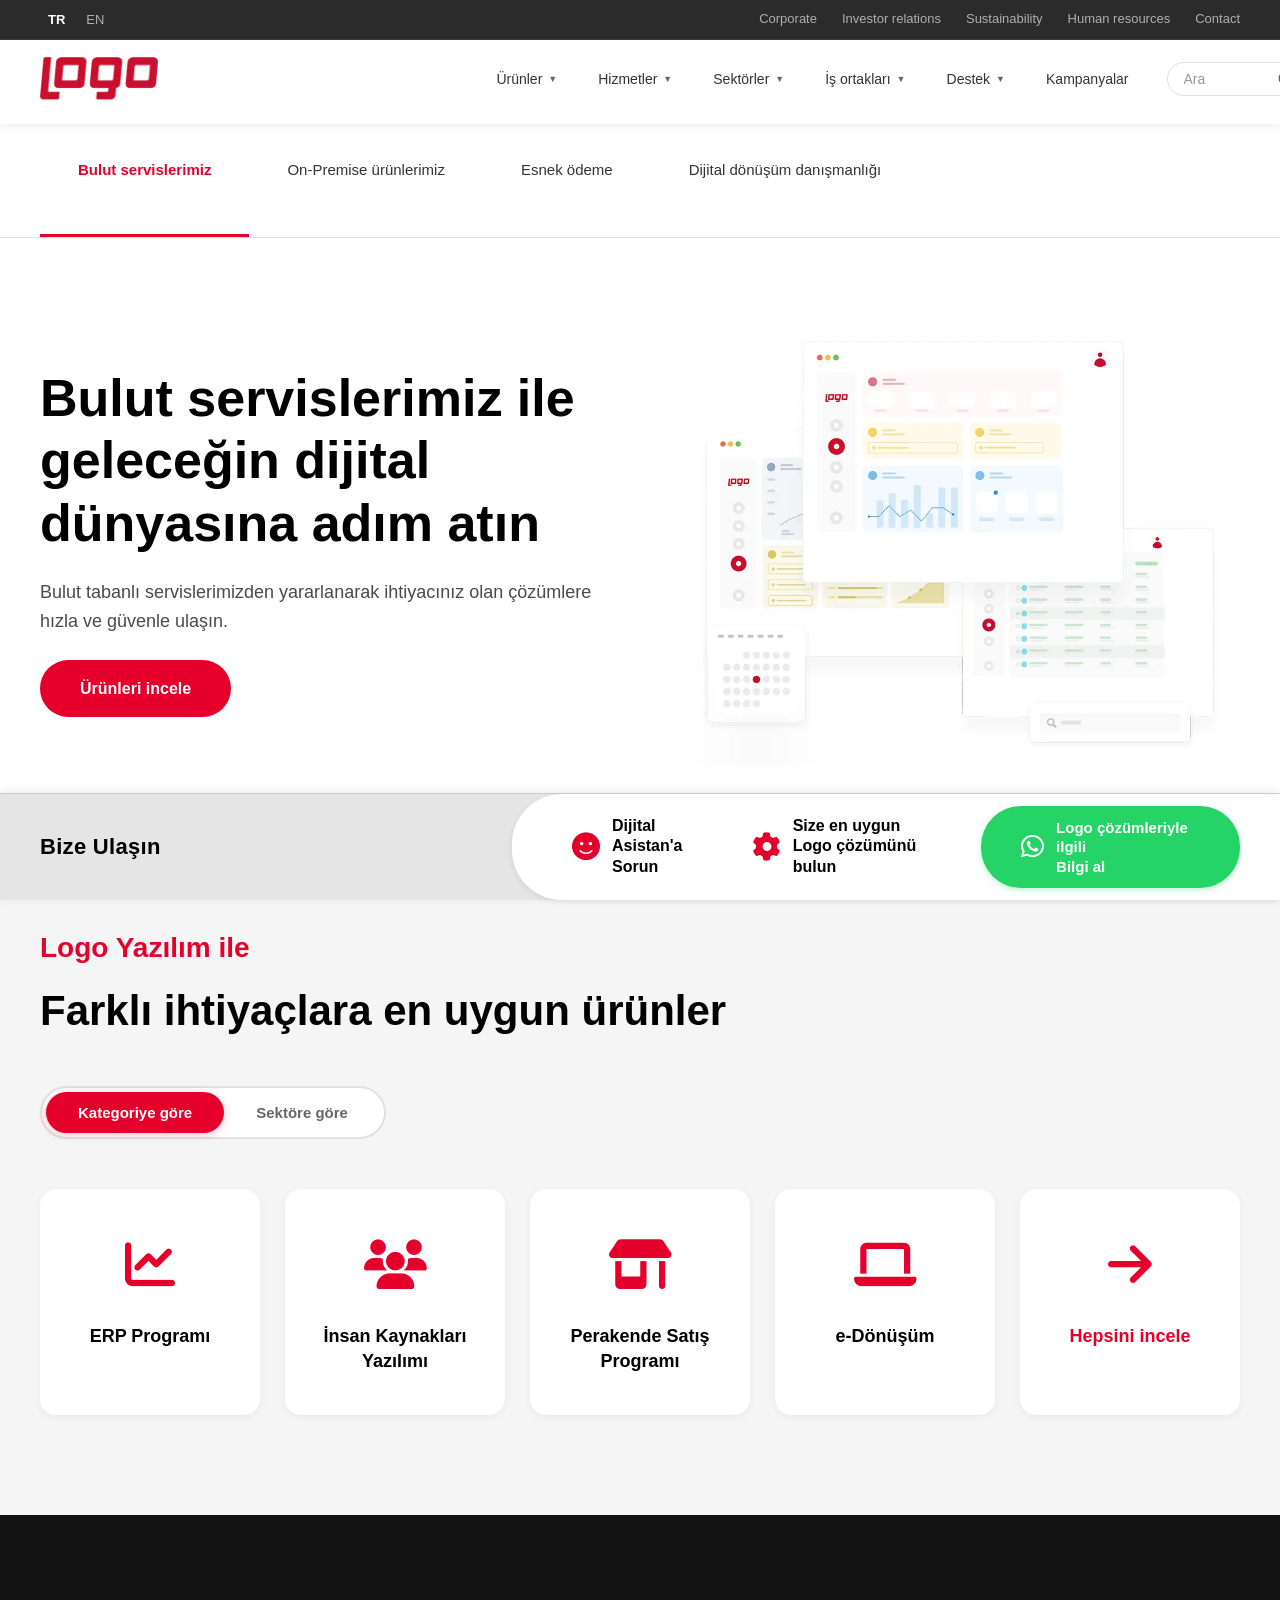
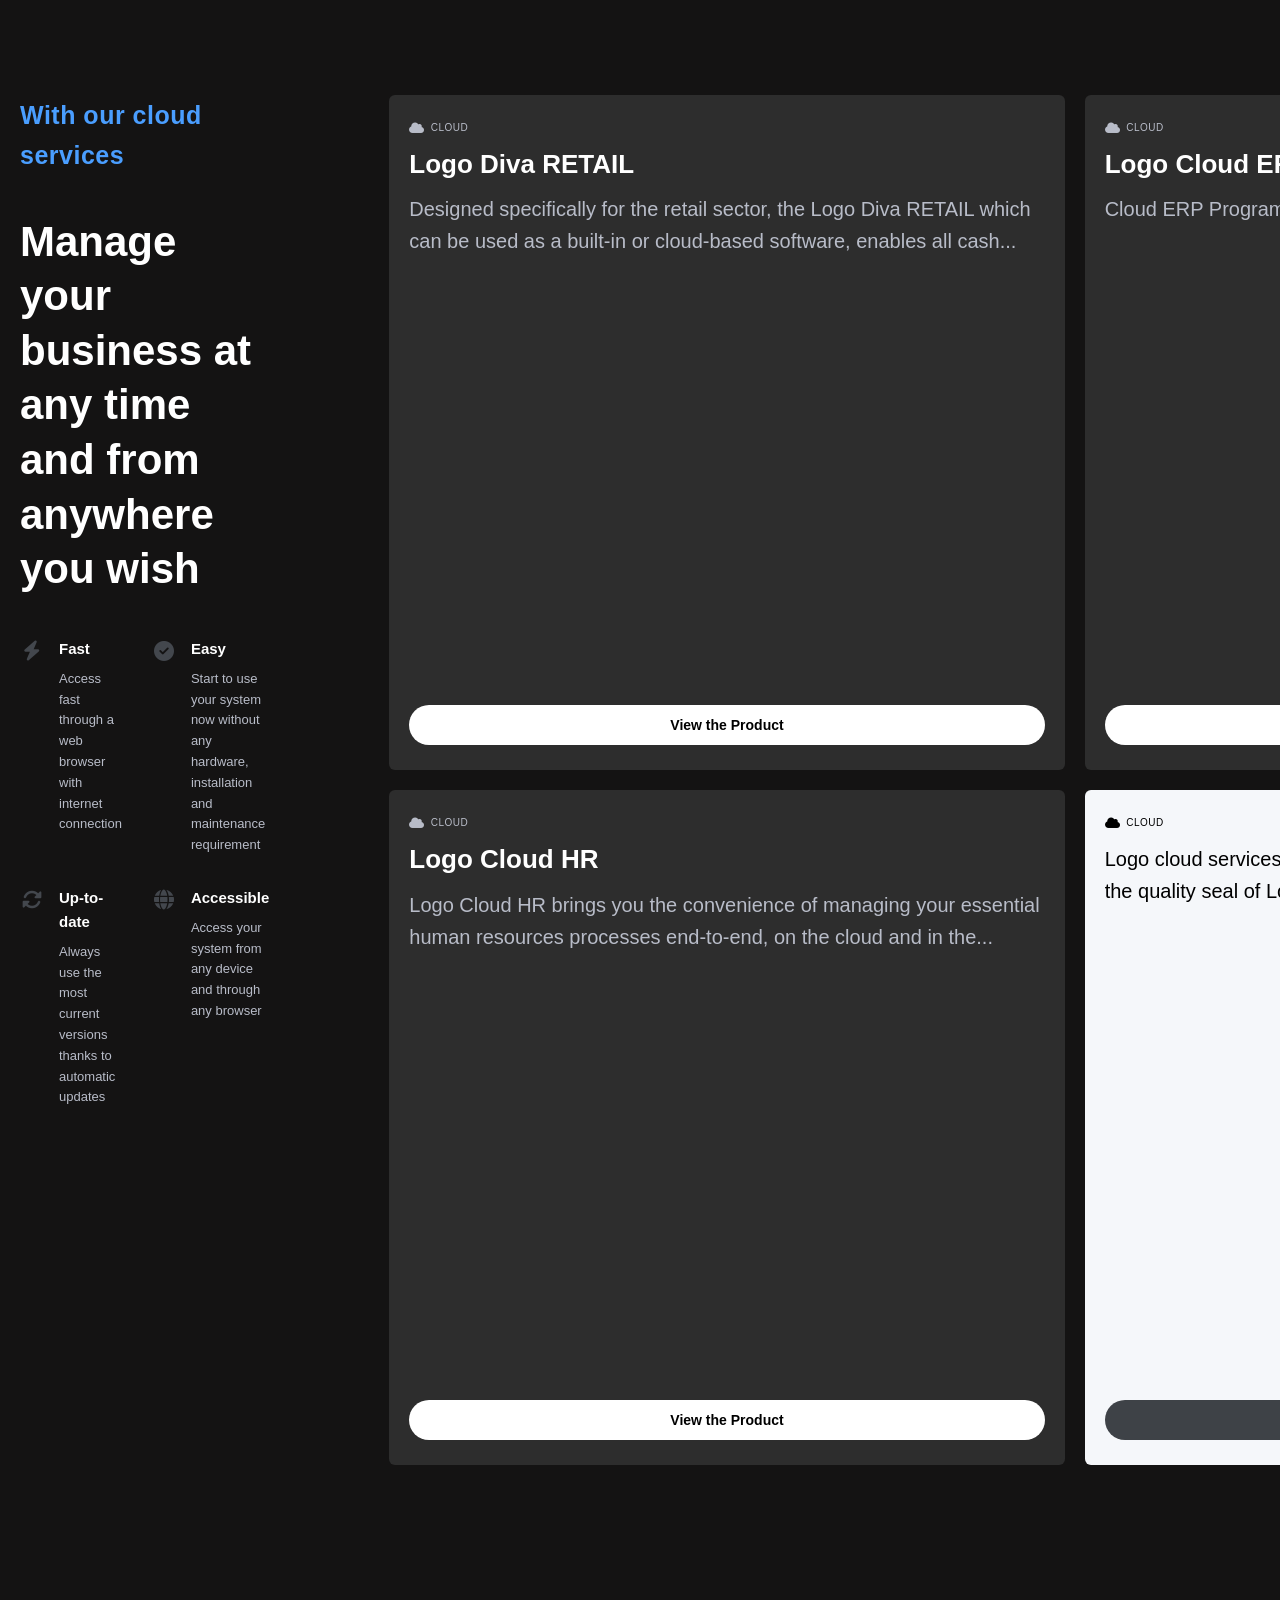
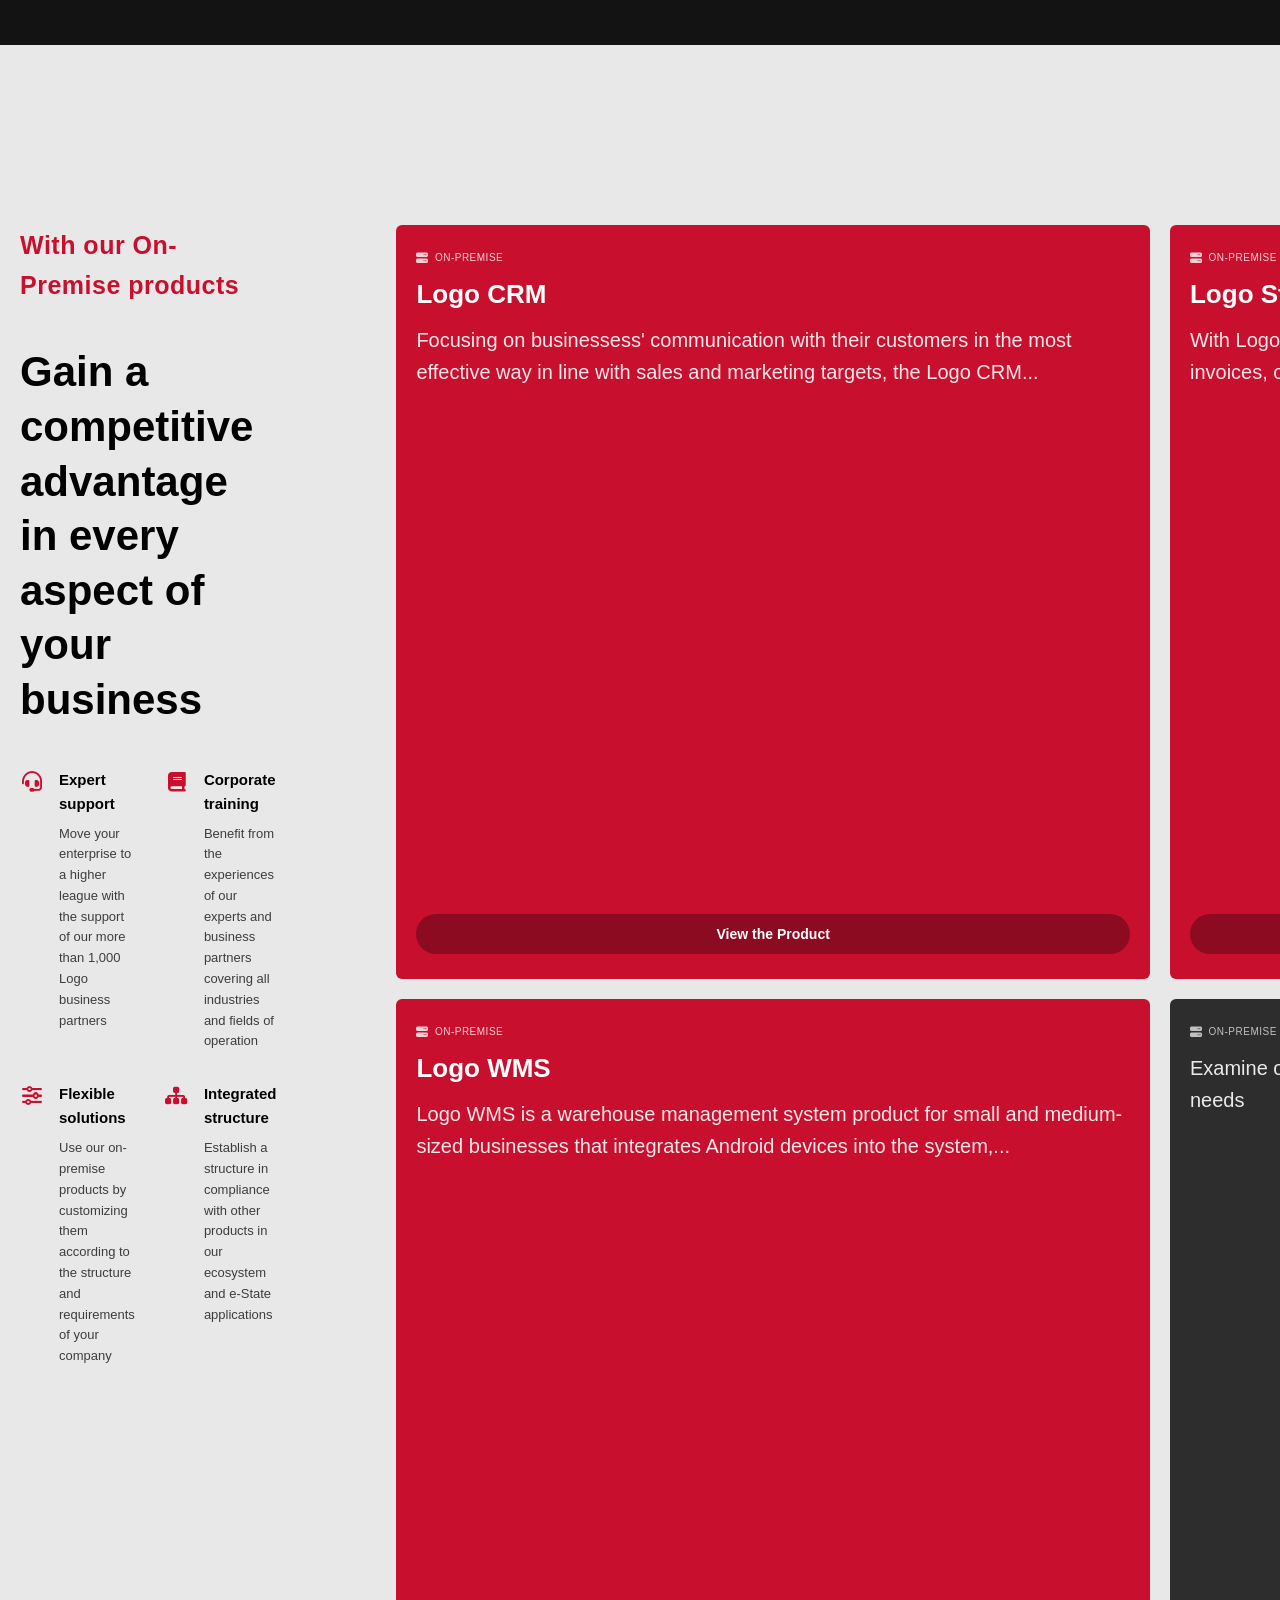
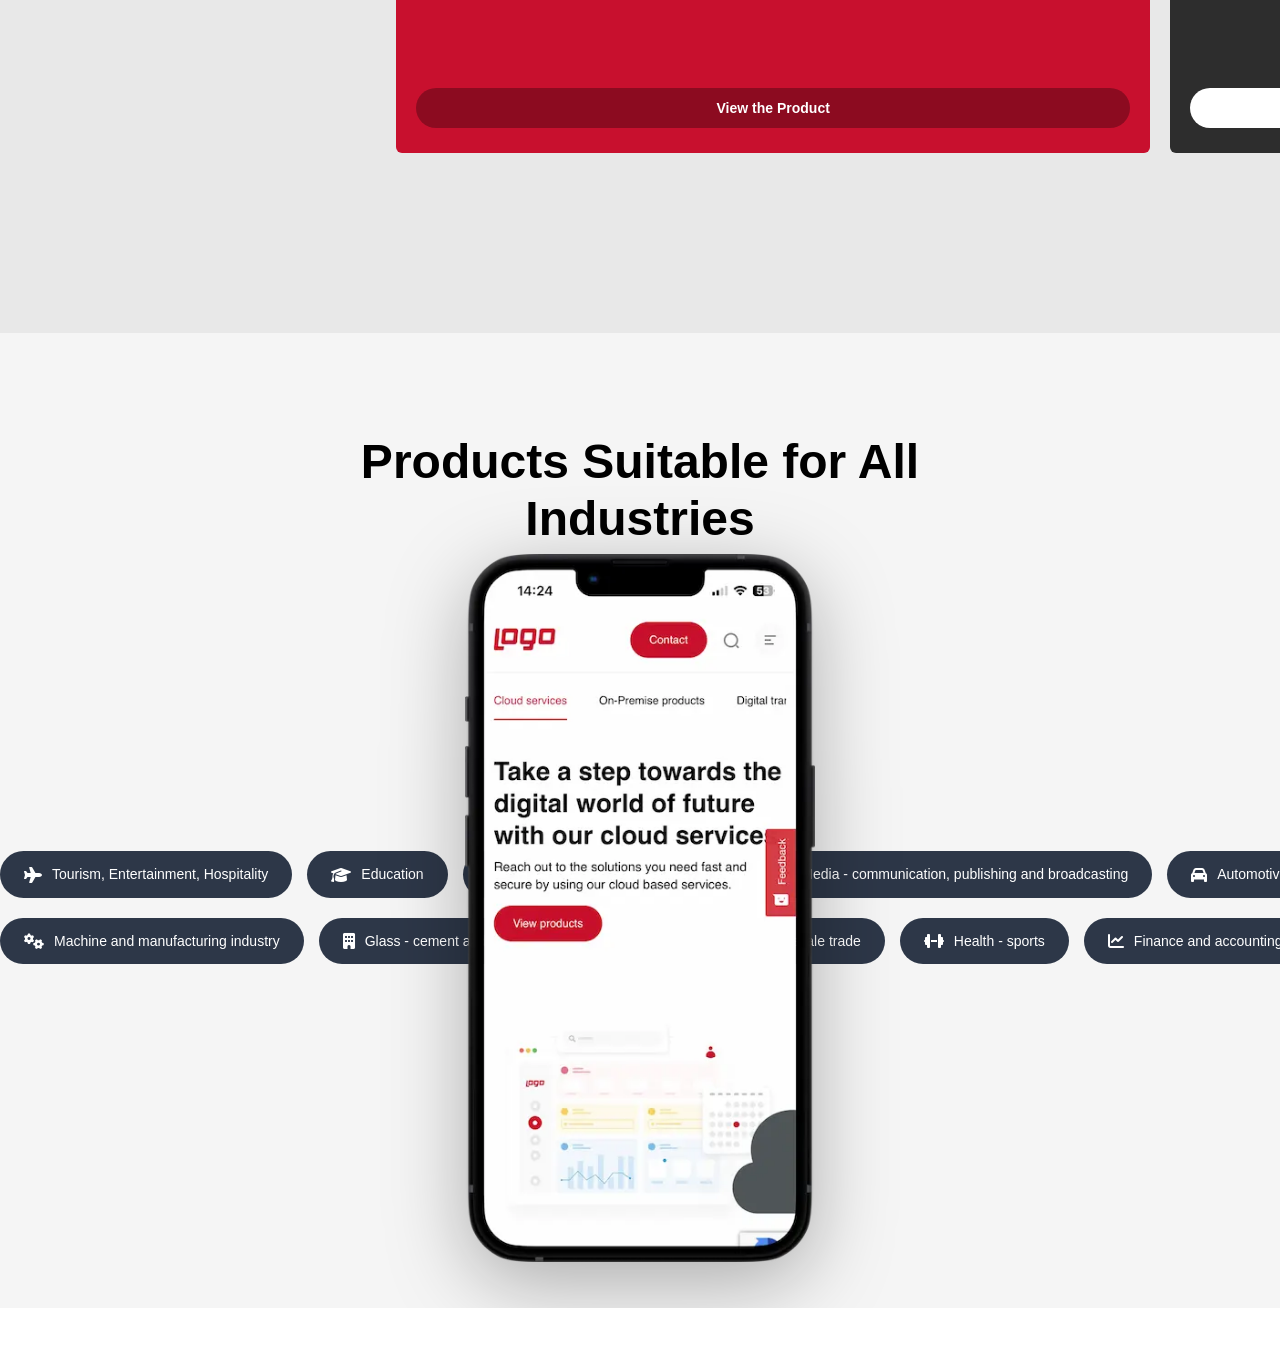
<file: index.html>
<!DOCTYPE html>
<html lang="tr">
<head>
    <meta charset="UTF-8">
    <meta name="viewport" content="width=device-width, initial-scale=1.0">
    <meta http-equiv="X-UA-Compatible" content="ie=edge">
    <title>Logo</title>
    
    <!-- Font Awesome -->
    <link rel="stylesheet" href="https://cdnjs.cloudflare.com/ajax/libs/font-awesome/6.5.1/css/all.min.css">
    
    <!-- Base Styles -->
    <link rel="stylesheet" href="styles.css">
    
    <!-- Header Module Styles -->
    <link rel="stylesheet" href="css/topbar.css">
    <link rel="stylesheet" href="css/mainheader.css">
    <link rel="stylesheet" href="css/mobileheader.css">
    <link rel="stylesheet" href="css/bottombar.css">
    <link rel="stylesheet" href="css/tabs.css">
    <link rel="stylesheet" href="css/hero-banner.css">
    <link rel="stylesheet" href="css/product-showcase.css">
    <link rel="stylesheet" href="css/info-section.css">
    <link rel="stylesheet" href="css/industries-showcase.css">
    <link rel="stylesheet" href="css/on-premise-section.css">
</head>
<body>
    <!-- Top Bar Component -->
    <div id="topbarContainer"></div>

    <!-- Main Header Component -->
    <div id="mainHeaderContainer"></div>

    <!-- Mobile Header Component -->
    <div id="mobileHeaderContainer"></div>

    <!-- Tab Navigation Component -->
    <div id="tabNavigationContainer"></div>

    <!-- Tab Content Sections -->
    <div id="tabContentContainer"></div>

    <!-- Bottom Action Bar Component -->
    <div id="bottomBarContainer"></div>

    <!-- Module Scripts -->
    <script src="js/modules/topbar.js"></script>
    <script src="js/modules/mainheader.js"></script>
    <script src="js/modules/mobileheader.js"></script>
    <script src="js/modules/bottombar.js"></script>
    <script src="js/modules/tabs.js"></script>
    
    <!-- Info Section Data & Module -->
    <script src="js/data/info-section-data.js"></script>
    <script src="js/modules/info-section.js"></script>
    
    <!-- Industries Showcase Data & Module -->
    <script src="js/data/industries-data.js"></script>
    <script src="js/modules/industries-showcase.js"></script>
    
    <!-- On-Premise Section Data & Module -->
    <script src="js/data/on-premise-data.js"></script>
    <script src="js/modules/on-premise.js"></script>
    
    <!-- ================================================================== -->
    <!-- COMPONENT LOADERS - Modüler Yükleme Sistemi                       -->
    <!-- ================================================================== -->
    <!-- 
        Yeni mimari tasarım:
        - Her loader kendi sorumluluğuna odaklanır
        - BaseComponentLoader tüm loader'ların base class'ıdır
        - AppLoader tüm loader'ları koordine eder
    -->
    
    <!-- Base Loader (tüm loader'lar için temel sınıf) -->
    <script src="js/loaders/BaseComponentLoader.js"></script>
    
    <!-- Özel Loader'lar (alfabetik sıra) -->
    <script src="js/loaders/HeaderLoader.js"></script>
    <script src="js/loaders/InfoSectionLoader.js"></script>
    <script src="js/loaders/IndustriesLoader.js"></script>
    <script src="js/loaders/OnPremiseLoader.js"></script>
    <script src="js/loaders/ProductShowcaseLoader.js"></script>
    <script src="js/loaders/TabLoader.js"></script>
    
    <!-- Ana Koordinatör (tüm loader'ları başlatır) -->
    <script src="js/loaders/AppLoader.js"></script>
    
    <!-- ================================================================== -->
    
    <!-- Main Script -->
    <script src="script.js"></script>
</body>
</html>
</file>
<file: styles.css>
/* Reset ve Genel Stiller */
* {
    margin: 0;
    padding: 0;
    box-sizing: border-box;
}

body {
    font-family: 'Segoe UI', Tahoma, Geneva, Verdana, sans-serif;
    line-height: 1.6;
    color: #333;
    background: #ffffff;
    min-height: 100vh;
    padding-top: 105px; /* Fixed topbar + header için alan */
    padding-bottom: 60px; /* Bottom bar için alan bırak */
}

/* Responsive */
@media (max-width: 1024px) {
    body {
        padding-top: 70px; /* Topbar gizli, sadece header için alan */
    }
}

@media (max-width: 768px) {
    body {
        padding-top: 70px; /* Mobil header için alan */
        padding-bottom: 150px;  /* Mobilde daha fazla alan */
    }
}
</file>
<file: css/topbar.css>
/* Top Bar Module Styles */
.topbar {
    background-color: #2b2b2b;
    color: #ffffff;
    font-size: 13px;
    border-bottom: 1px solid #3a3a3a;
    position: fixed;
    top: 0;
    left: 0;
    right: 0;
    z-index: 200;
}

.topbar-container {
    max-width: 1400px;
    margin: 0 auto;
    padding: 8px 40px;
    display: flex;
    justify-content: space-between;
    align-items: center;
}

.topbar-left {
    display: flex;
    align-items: center;
}

.language-switcher {
    display: flex;
    gap: 5px;
}

.lang-btn {
    background: transparent;
    border: none;
    color: #b0b0b0;
    cursor: pointer;
    padding: 4px 8px;
    font-size: 13px;
    font-weight: 500;
    transition: color 0.2s ease;
}

.lang-btn:hover {
    color: #ffffff;
}

.lang-btn.active {
    color: #ffffff;
    font-weight: 600;
}

.topbar-right {
    display: flex;
    align-items: center;
}

.topbar-nav {
    display: flex;
    gap: 25px;
}

.topbar-link {
    color: #b0b0b0;
    text-decoration: none;
    transition: color 0.2s ease;
    font-size: 13px;
}

.topbar-link:hover {
    color: #ffffff;
}

/* Responsive - Hide on mobile */
@media (max-width: 1024px) {
    .topbar {
        display: none;
    }
}
</file>
<file: css/mainheader.css>
/* ============================================================================
   MAIN HEADER - Ekran görüntüsüne göre sıfırdan oluşturuldu
   ============================================================================ */

/* Header Container */
.main-header {
    background-color: #ffffff;
    box-shadow: 0 2px 8px rgba(0, 0, 0, 0.08);
    position: fixed;
    top: 34px; /* Topbar yüksekliği kadar aşağıda */
    left: 0;
    right: 0;
    z-index: 100;
}

.header-container {
    max-width: 1600px;
    margin: 0 auto;
    padding: 0 40px;
    height: 90px;
    display: flex;
    align-items: center;
}

/* ============================================================================
   LOGO
   ============================================================================ */
.logo {
    flex-shrink: 0;
}

.logo a {
    display: block;
}

.logo-img {
    height: 45px;
    width: auto;
    display: block;
    vertical-align: middle;
}

/* ============================================================================
   ANA MENÜ
   ============================================================================ */
.main-nav {
    display: flex;
    align-items: center;
    gap: 25px;
    flex: 0;
    margin-left: 330px;  /* Logo ile menü arası boşluk */


}

.nav-item {
    position: relative;
}

.nav-link {
    background: none;
    border: none;
    color: #333333;
    font-size: 14px;
    font-weight: 500;
    cursor: pointer;
    padding: 10px 8px;
    display: flex;
    align-items: center;
    gap: 6px;
    text-decoration: none;
    transition: color 0.2s ease;
    white-space: nowrap;
}

.nav-link:hover {
    color: #E4002B;
}

/* Dropdown Ok İşareti */
.dropdown-arrow {
    font-size: 9px;
    color: #666;
    transition: transform 0.2s ease;
}

.nav-item:hover .dropdown-arrow {
    transform: rotate(180deg);
    color: #E4002B;
}

/* Dropdown Menü */
.dropdown-menu {
    position: absolute;
    top: 100%;
    left: 0;
    background: #ffffff;
    box-shadow: 0 4px 12px rgba(0, 0, 0, 0.15);
    border-radius: 8px;
    padding: 8px 0;
    min-width: 200px;
    opacity: 0;
    visibility: hidden;
    transform: translateY(-10px);
    transition: all 0.3s ease;
    margin-top: 8px;
    z-index: 1000;
}

.nav-item:hover .dropdown-menu {
    opacity: 1;
    visibility: visible;
    transform: translateY(0);
}

.dropdown-item {
    display: block;
    padding: 12px 20px;
    color: #333333;
    text-decoration: none;
    font-size: 14px;
    transition: all 0.2s ease;
}

.dropdown-item:hover {
    background-color: #f5f5f5;
    color: #E4002B;
}

/* ============================================================================
   SAĞ TARAF - ARAMA VE FİYAT AL
   ============================================================================ */
.header-right {
    display: flex;
    align-items: center;
    gap: 15px;
    flex-shrink: 0;
    margin-left: 30px;
}

/* Arama Kutusu */
.search-container {
    position: relative;
    display: flex;
    align-items: center;
}

.search-input {
    border: 1px solid #e0e0e0;
    border-radius: 20px;
    padding: 8px 40px 8px 16px;
    font-size: 14px;
    width: 140px;
    outline: none;
    transition: all 0.2s ease;
}

.search-input:focus {
    border-color: #E4002B;
    width: 180px;
}

.search-input::placeholder {
    color: #999;
}

.search-btn {
    position: absolute;
    right: 8px;
    top: 50%;
    transform: translateY(-50%);
    background: none;
    border: none;
    cursor: pointer;
    padding: 4px;
    display: flex;
    align-items: center;
    color: #666;
    transition: color 0.2s ease;
}

.search-btn:hover {
    color: #E4002B;
}

/* Fiyat Al Butonu */
.cta-button {
    background-color: #E4002B;
    color: #ffffff;
    border: none;
    border-radius: 20px;
    padding: 10px 24px;
    font-size: 14px;
    font-weight: 600;
    cursor: pointer;
    transition: all 0.2s ease;
    white-space: nowrap;
}

.cta-button:hover {
    background-color: #c5001f;
    transform: translateY(-1px);
    box-shadow: 0 4px 8px rgba(228, 0, 43, 0.3);
}

/* ============================================================================
   MOBİL MENÜ TOGGLE (Varsayılan gizli)
   ============================================================================ */
.mobile-toggle {
    display: none;
    background: none;
    border: none;
    cursor: pointer;
    padding: 8px;
    flex-direction: column;
    gap: 5px;
}

.mobile-toggle span {
    display: block;
    width: 25px;
    height: 3px;
    background: #333333;
    border-radius: 2px;
    transition: all 0.3s ease;
}

/* ============================================================================
   RESPONSİVE - MOBİL (1200px ve altı)
   ============================================================================ */
@media (max-width: 1200px) {
    .main-header {
        top: 0; /* Mobilde topbar gizli */
    }

    .header-container {
        padding: 0 20px;
        height: 60px;
        gap: 15px;
    }

    .main-nav {
        display: none; /* Hamburger menü ile değiştirilecek */
    }

    .header-right {
        display: none; /* Hamburger menüde olacak */
    }

    .mobile-toggle {
        display: flex;
    }
}

/* ============================================================================
   DESKTOP GÖRÜNÜM GARANTİSİ (1201px ve üstü)
   ============================================================================ */
@media (min-width: 1201px) {
    .main-nav {
        display: flex !important;
    }

    .header-right {
        display: flex !important;
    }

    .mobile-toggle {
        display: none !important;
    }
}
</file>
<file: css/mobileheader.css>
/* Mobile Header Module Styles */
.mobile-menu {
    position: fixed;           /* Sayfada sabit konumda kalır (scroll etse de) */
    top: 0;                    /* Üstten 0 piksel (en üstte başlar) */
    right: -100%;              /* Başlangıçta sağda gizli (-100% dışarıda) */
    width: 100%;               /* Genişlik tam ekran */
    max-width: 100%;           /* Maksimum genişlik de tam ekran (400px yerine) */
    height: 100vh;             /* Yükseklik tam ekran (viewport height) */
    background: #ffffff;       /* Arka plan beyaz */
    box-shadow: -2px 0 20px rgba(0, 0, 0, 0.1);  /* Sol tarafa hafif gölge */
    z-index: 1000;             /* En üstte görünsün (diğer elementlerin üstünde) */
    overflow-y: auto;          /* İçerik taşarsa dikey scroll */
    transition: right 0.4s cubic-bezier(0.4, 0, 0.2, 1);  /* Açılma animasyonu */
}

.mobile-menu.active {
    right: 0;                  /* Active olunca sağdan 0'a gelir (görünür) */
}

/* Mobile Menu Overlay */
.mobile-menu-overlay {
    position: fixed;
    top: 0;
    left: 0;
    width: 100%;
    height: 100vh;
    background: rgba(0, 0, 0, 0.5);
    opacity: 0;
    visibility: hidden;
    z-index: 999;
    transition: all 0.4s ease;
}

.mobile-menu-overlay.active {
    opacity: 1;
    visibility: visible;
}

/* Mobile Menu Header */
.mobile-menu-header {
    display: flex;
    justify-content: flex-end;
    align-items: center;
    padding: 20px;
    border-bottom: 1px solid #e0e0e0;
}

.mobile-menu-close {
    background: none;
    border: none;
    cursor: pointer;
    padding: 5px;
    color: #333333;
    font-size: 28px;
    transition: opacity 0.2s ease;
}

.mobile-menu-close:hover {
    opacity: 0.7;
}

/* Mobile Menu Content */
.mobile-menu-content {
    padding: 0;
}

/* Mobile Language Switcher */
.mobile-lang-switcher {
    display: flex;
    gap: 20px;
    padding: 25px 20px;
    border-top: 1px solid #e0e0e0;
    margin-top: 20px;
}

.mobile-lang-btn {
    background: transparent;
    border: none;
    color: #888888;
    cursor: pointer;
    padding: 0;
    font-size: 13px;
    font-weight: 400;
    transition: all 0.2s ease;
}

.mobile-lang-btn:hover {
    color: #000000;
}

.mobile-lang-btn.active {
    color: #000000;
    font-weight: 500;
}

/* Mobile Navigation */
.mobile-nav {
    display: flex;
    flex-direction: column;
    gap: 5px;
}

.mobile-nav-item {
    border-bottom: 1px solid #f0f0f0;
}

.mobile-nav-link {
    width: 100%;
    background: none;
    border: none;
    text-align: left;
    padding: 16px 20px;
    font-size: 14px;
    font-weight: 500;
    color: #000000;
    cursor: pointer;
    display: flex;
    justify-content: space-between;
    align-items: center;
    text-decoration: none;
    transition: color 0.2s ease;
}

.mobile-nav-link:hover {
    color: #E4002B;
}

.mobile-nav-link-plain {
    width: 100%;
    background: none;
    border: none;
    text-align: left;
    padding: 16px 20px;
    font-size: 14px;
    font-weight: 500;
    color: #000000;
    display: block;
    text-decoration: none;
    transition: color 0.2s ease;
}

.mobile-nav-link-plain:hover {
    color: #E4002B;
}

.mobile-dropdown-icon {
    font-size: 12px;
    transition: transform 0.3s ease;
    transform: rotate(-90deg);
}

.mobile-nav-item.active .mobile-dropdown-icon {
    transform: rotate(0deg);
}



/* Mobile Dropdown Menu */
.mobile-dropdown-menu {
    max-height: 0;
    overflow: hidden;
    transition: max-height 0.3s ease;
    background: #f8f8f8;
}

.mobile-nav-item.active .mobile-dropdown-menu {
    max-height: 500px;
}

.mobile-dropdown-item {
    display: block;
    padding: 12px 20px;
    color: #666666;
    text-decoration: none;
    font-size: 14px;
    transition: background-color 0.2s ease, color 0.2s ease;
}

.mobile-dropdown-item:hover {
    background-color: #eeeeee;
    color: #E4002B;
}

/* Mobile Top Links */
.mobile-top-links {
    display: flex;
    flex-direction: column;
    gap: 0;
    margin-top: 0;
    padding-top: 0;
    border-top: 1px solid #e0e0e0;
}

.mobile-top-link {
    padding: 16px 20px;
    color: #888888;
    text-decoration: none;
    font-size: 14px;
    font-weight: 400;
    border-bottom: 1px solid #f0f0f0;
    transition: color 0.2s ease;
}

.mobile-top-link:hover {
    color: #333333;
}



/* Hide mobile menu on desktop */
@media (min-width: 1201px) {
    .mobile-menu {
        display: none;
    }
}

/* Scrollbar Styling for Mobile Menu */
.mobile-menu::-webkit-scrollbar {
    width: 6px;
}

.mobile-menu::-webkit-scrollbar-track {
    background: #f1f1f1;
}

.mobile-menu::-webkit-scrollbar-thumb {
    background: #c0c0c0;
    border-radius: 3px;
}

.mobile-menu::-webkit-scrollbar-thumb:hover {
    background: #a0a0a0;
}
</file>
<file: css/bottombar.css>
/* Bottom Action Bar Module Styles */
.bottom-action-bar {
    position: fixed;           /* Sayfada sabit, scroll etse de yerinde durur */
    bottom: 0;                 /* En altta */
    left: 0;
    right: 0;
    width: 100%;
    background: #e5e5e5;       /* Orta ton gri arka plan */
    border-top: 1px solid #cccccc;
    box-shadow: 0 -2px 10px rgba(0, 0, 0, 0.08);  /* Üste hafif gölge */
    z-index: 998;              /* Header'dan düşük ama içeriğin üstünde */
    padding: 0;
    display: flex;
    align-items: stretch;
}

.bottom-bar-container {
    width: 100%;
    max-width: none;
    margin: 0;
    display: flex;
    align-items: center;
    justify-content: space-between;
    gap: 0;
}

.bottom-bar-title {
    font-size: 22px;
    font-weight: 800;
    color: #000000;
    white-space: nowrap;
    letter-spacing: 0.3px;
    margin-right: auto;
    padding: 12px 20px 12px 40px;
    background: transparent;
}

.bottom-bar-actions {
    display: flex;
    align-items: center;
    gap: 40px;
    flex: 0 0 60%;
    max-width: 60%;
    justify-content: flex-start;
    background: #ffffff;
    border-radius: 50px 0 0 50px;
    padding: 12px 40px 12px 60px;
    box-shadow: 0 2px 6px rgba(0, 0, 0, 0.08);
    margin-left: auto;
}

.bottom-bar-link {
    display: flex;
    align-items: center;
    gap: 12px;
    text-decoration: none;
    color: #000000;
    font-size: 14px;
    font-weight: 500;
    line-height: 1.3;
    transition: opacity 0.2s ease;
}

.bottom-bar-link i {
    font-size: 28px;
    color: #E4002B;
}

.bottom-bar-link:hover {
    opacity: 0.8;
}

.bottom-bar-link span {
    font-size: 16px;
    font-weight: 600;
    color: #000000;
}

.bottom-bar-whatsapp {
    display: flex;
    align-items: center;
    gap: 12px;
    background: #25D366;       /* WhatsApp yeşili */
    color: white;
    text-decoration: none;
    padding: 12px 40px;
    border-radius: 40px;
    font-size: 15px;
    font-weight: 600;
    line-height: 1.3;
    transition: all 0.3s ease;
    box-shadow: 0 2px 6px rgba(37, 211, 102, 0.3);
}

.bottom-bar-whatsapp i {
    font-size: 26px;
}

.bottom-bar-whatsapp:hover {
    background: #20BA5A;       /* Koyu yeşil */
    box-shadow: 0 3px 8px rgba(37, 211, 102, 0.4);
}

.bottom-bar-whatsapp strong {
    font-weight: 700;
}

/* Responsive */
@media (max-width: 1024px) {
    .bottom-bar-title {
        font-size: 20px;
        font-weight: 800;
        padding: 10px 15px 10px 30px;
    }
    
    .bottom-bar-actions {
        gap: 25px;
        padding: 10px 30px 10px 50px;
    }
    
    .bottom-bar-link span,
    .bottom-bar-whatsapp span {
        font-size: 14px;
        font-weight: 600;
    }
    
    .bottom-bar-link i {
        font-size: 26px;
    }
    
    .bottom-bar-whatsapp i {
        font-size: 24px;
    }
}

@media (max-width: 768px) {
    .bottom-action-bar {
        padding: 0;
        flex-direction: column;
        align-items: stretch;
    }
    
    .bottom-bar-container {
        flex-direction: column;
        align-items: stretch;
        gap: 15px;
    }
    
    .bottom-bar-title {
        font-size: 18px;
        margin-right: 0;
        margin-bottom: 0;
        padding: 12px 20px 0;
    }
    
    .bottom-bar-actions {
        flex-direction: column;
        width: 100%;
        gap: 12px;
        align-items: stretch;
        border-radius: 25px;
        padding: 12px 20px 15px;
    }
    
    .bottom-bar-link,
    .bottom-bar-whatsapp {
        justify-content: flex-start;
    }
    
    .bottom-bar-whatsapp {
        justify-content: center;
        padding: 12px 20px;
    }
}
</file>
<file: css/tabs.css>
/* Tab Navigation Module Styles */

/* Tab Navigation Section */
.tab-navigation-section {
    background: #ffffff;
    border-bottom: 1px solid #e0e0e0;
}

.tab-container {
    max-width: 1400px;
    margin: 0 auto;
    padding: 0 40px;
}

.tab-nav {
    display: flex;
    gap: 0;
    align-items: center;
    justify-content: flex-start;
}

.tab-btn {
    background: transparent;
    border: none;
    border-bottom: 3px solid transparent;
    color: #333333;
    font-size: 15px;
    font-weight: 500;

    padding: 56px 38px;
    cursor: pointer;
    transition: all 0.3s ease;
    white-space: nowrap;

    align-self: flex-end; /* 👈 kritik satır */
}


.tab-btn:hover {
    color: #E4002B;
    background: #fafafa;
}

.tab-btn.active {
    color: #E4002B;
    border-bottom-color: #E4002B;
    font-weight: 600;
}

/* Tab Content Styles */
.tab-content-wrapper {
    background: #ffffff;
}

.tab-content-container {
    width: 100%;
    margin: 0;
    padding: 0;
}

.tab-content {
    display: none;
    animation: fadeIn 0.4s ease;
}

.tab-content.active {
    display: block;
}

@keyframes fadeIn {
    from {
        opacity: 0;
        transform: translateY(10px);
    }
    to {
        opacity: 1;
        transform: translateY(0);
    }
}

.tab-inner {
    max-width: 1200px;
    margin: 0 auto;
}

.tab-title {
    font-size: 32px;
    font-weight: 700;
    color: #000000;
    margin-bottom: 15px;
}

.tab-description {
    font-size: 17px;
    color: #666666;
    line-height: 1.6;
    margin-bottom: 50px;
}

/* Tab Content Grid */
.tab-content-grid {
    display: grid;
    grid-template-columns: repeat(auto-fill, minmax(300px, 1fr));
    gap: 35px;
    margin-top: 50px;
}

.tab-card {
    background: #ffffff;
    border: 1px solid #e0e0e0;
    border-radius: 12px;
    padding: 35px;
    min-height: 200px;
    transition: all 0.3s ease;
}

.tab-card:hover {
    box-shadow: 0 4px 12px rgba(0, 0, 0, 0.1);
    transform: translateY(-2px);
}

.tab-card h3 {
    font-size: 20px;
    font-weight: 600;
    color: #000000;
    margin-bottom: 12px;
}

.tab-card p {
    font-size: 15px;
    color: #666666;
    line-height: 1.6;
}

/* Responsive Design */
@media (max-width: 1024px) {
    .tab-container {
        padding: 0 20px;
    }
    
    .tab-btn {
        padding: 18px 20px;
        font-size: 14px;
    }
    
    .tab-content-container {
        padding: 40px 20px;
    }
    
    .tab-title {
        font-size: 28px;
    }
    
    .tab-content-grid {
        grid-template-columns: repeat(auto-fill, minmax(250px, 1fr));
        gap: 20px;
    }
}

@media (max-width: 768px) {
    .tab-nav {
        overflow-x: auto;
        -webkit-overflow-scrolling: touch;
        scrollbar-width: none;
    }
    
    .tab-nav::-webkit-scrollbar {
        display: none;
    }
    
    .tab-btn {
        padding: 16px 20px;
        font-size: 13px;
    }
    
    .tab-content-container {
        padding: 30px 15px;
    }
    
    .tab-title {
        font-size: 24px;
    }
    
    .tab-description {
        font-size: 15px;
    }
    
    .tab-content-grid {
        grid-template-columns: 1fr;
        gap: 15px;
    }
    
    .tab-card {
        padding: 20px;
    }
}
</file>
<file: css/hero-banner.css>
/* Hero Banner Component Styles */

.hero-banner {
    background: #ffffff;
    padding: 80px 0;
}

.hero-container {
    max-width: 1400px;
    margin: 0 auto;
    padding: 0 40px;
    display: grid;
    grid-template-columns: 1fr 1fr;
    gap: 80px;
    align-items: center;
}

/* Left Content */
.hero-content {
    display: flex;
    flex-direction: column;
    gap: 24px;
}

.hero-title {
    font-size: 52px;
    font-weight: 700;
    line-height: 1.2;
    color: #000000;
    margin: 0;
}

.hero-description {
    font-size: 18px;
    line-height: 1.6;
    color: #4a4a4a;
    margin: 0;
}

.hero-cta {
    background: #E4002B;
    color: #ffffff;
    border: none;
    padding: 16px 40px;
    font-size: 16px;
    font-weight: 600;
    border-radius: 50px;
    cursor: pointer;
    transition: all 0.3s ease;
    align-self: flex-start;
    text-decoration: none;
    display: inline-block;
}

.hero-cta:hover {
    background: #c20025;
    transform: translateY(-2px);
    box-shadow: 0 4px 12px rgba(228, 0, 43, 0.3);
}

/* Right Visual */
.hero-visual {
    display: flex;
    align-items: center;
    justify-content: center;
}

.hero-image {
    width: 100%;
    height: auto;
    max-width: 600px;
    border-radius: 20px;
}

/* Responsive Design */
@media (max-width: 1024px) {
    .hero-container {
        gap: 50px;
        padding: 0 30px;
    }
    
    .hero-title {
        font-size: 42px;
    }
    
    .hero-description {
        font-size: 17px;
    }
}

@media (max-width: 768px) {
    .hero-banner {
        padding: 50px 0;
    }
    
    .hero-container {
        grid-template-columns: 1fr;
        gap: 40px;
        padding: 0 20px;
    }
    
    .hero-title {
        font-size: 32px;
    }
    
    .hero-description {
        font-size: 16px;
    }
    
    .hero-cta {
        padding: 14px 32px;
        font-size: 15px;
    }
    
    .hero-visual {
        order: -1; /* Mobilde görseli üste al */
    }
}

@media (max-width: 480px) {
    .hero-title {
        font-size: 28px;
    }
    
    .hero-cta {
        width: 100%;
        text-align: center;
    }
}
</file>
<file: css/product-showcase.css>
/* Product Showcase Component Styles */

.product-showcase {
    background: #f5f5f5;
    padding: 80px 0 100px;
}

.showcase-container {
    max-width: 1400px;
    margin: 0 auto;
    padding: 0 40px;
}

/* Header Section */
.showcase-header {
   text-align: left;
    margin-bottom: 50px;
    display: flex;
    flex-direction: column;
    align-items: flex-start;
}

.showcase-subtitle {
    color: #E4002B;
    font-size: 28px;
    font-weight: 600;
    margin-bottom: 15px;
}

.showcase-title {
    font-size: 42px;
    font-weight: 700;
    color: #000000;
    margin-bottom: 50px;
    line-height: 1.2;
}

/* Tab Toggle Buttons - Segmented Bar Style */
.showcase-tabs {
    display: inline-flex;
    background: #ffffff;
    border: 2px solid #e0e0e0;
    border-radius: 50px;
    padding: 4px;
    gap: 0;
}

.showcase-tab-btn {
    background: transparent;
    color: #666666;
    border: none;
    padding: 12px 32px;
    font-size: 15px;
    font-weight: 600;
    border-radius: 50px;
    cursor: pointer;
    transition: all 0.3s ease;
    white-space: nowrap;
}

.showcase-tab-btn:hover {
    color: #E4002B;
}

.showcase-tab-btn.active {
    background: #E4002B;
    color: #ffffff;
    box-shadow: 0 2px 8px rgba(228, 0, 43, 0.25);
}

/* Content Sections */
.showcase-content-wrapper {
    margin-top: 50px;
    position: relative;
}

.showcase-content {
    display: none;
}

.showcase-content.active {
    display: block;
    animation: showcaseFadeIn 0.4s ease;
}

@keyframes showcaseFadeIn {
    from {
        opacity: 0;
        transform: translateY(15px);
    }
    to {
        opacity: 1;
        transform: translateY(0);
    }
}

/* View All Card - Diğer kartlarla aynı tasarım */
.view-all-card {
    background: #ffffff; /* Diğer kartlar gibi beyaz */
    text-decoration: none;
    /* Diğer tüm stiller product-card'dan inherit edilir */
}

.view-all-card:hover {
    /* Normal card hover efektleri geçerli */
    box-shadow: 0 8px 24px rgba(0, 0, 0, 0.12);
    transform: translateY(-5px);
}

.view-all-card .product-icon i {
    color: #E4002B; /* Icon kırmızı - beyaz değil */
}

.view-all-card .product-name {
    color: #E4002B; /* Text kırmızı - beyaz değil */
}

/* Product Grid */
.product-grid {
    display: grid;
    grid-template-columns: repeat(5, 1fr); /* 5 sabit sütun - alt satıra gitmesin */
    gap: 25px;
}

.product-card {
    background: #ffffff;
    border-radius: 16px;
    padding: 40px 30px;
    text-align: center;
    transition: all 0.3s ease;
    cursor: pointer;
    box-shadow: 0 2px 8px rgba(0, 0, 0, 0.05);
}

.product-card:hover {
    box-shadow: 0 8px 24px rgba(0, 0, 0, 0.12);
    transform: translateY(-5px);
}

.product-icon {
    width: 70px;
    height: 70px;
    margin: 0 auto 25px;
    display: flex;
    align-items: center;
    justify-content: center;
}

.product-icon i {
    font-size: 50px;
    color: #E4002B;
}

.product-name {
    font-size: 18px;
    font-weight: 600;
    color: #000000;
    margin: 0;
    line-height: 1.4;
}

/* Responsive Design */
@media (max-width: 1024px) {
    .product-showcase {
        padding: 60px 0 80px;
    }
    
    .showcase-container {
        padding: 0 30px;
    }
    
    .showcase-title {
        font-size: 36px;
    }
    
    .product-grid {
        grid-template-columns: repeat(auto-fill, minmax(240px, 1fr));
        gap: 20px;
    }
}

@media (max-width: 768px) {
    .product-showcase {
        padding: 50px 0 60px;
    }
    
    .showcase-container {
        padding: 0 20px;
    }
    
    .showcase-subtitle {
        font-size: 16px;
    }
    
    .showcase-title {
        font-size: 28px;
        margin-bottom: 30px;
    }
    
    .showcase-tabs {
        flex-direction: column;
        gap: 10px;
    }
    
    .showcase-tab-btn {
        width: 100%;
        padding: 12px 30px;
        font-size: 15px;
    }
    
    .showcase-content-wrapper {
        margin-top: 40px;
    }
    
    .product-grid {
        grid-template-columns: 1fr;
        gap: 15px;
    }
    
    .product-card {
        padding: 30px 20px;
    }
    
    .product-icon {
        width: 60px;
        height: 60px;
        margin-bottom: 20px;
    }
    
    .product-icon i {
        font-size: 40px;
    }
    
    .product-name {
        font-size: 16px;
    }
}
</file>
<file: css/info-section.css>
/* Info Section Container */
.info-section {
    width: 100%;
    padding: 180px 0;
    background-color: #141313;
}

.info-container {
    max-width: 1400px;
    margin: 0 auto;
    padding: 0 20px;
    display: grid;
    grid-template-columns: 5fr 7fr;
    gap: 120px;
    align-items: start;
}

/* Sol Taraf: Features */
.info-left {
    display: flex;
    flex-direction: column;
    gap: 40px;
}

.info-subtitle {
    font-size: 25px;
    font-weight: 600;
    color: #4a9eff;
    margin: 0;
    letter-spacing: 0.5px;
}

.info-main-title {
    font-size: 42px;
    font-weight: 700;
    color: #ffffff;
    margin: 0;
    line-height: 1.3;
}

.info-features {
    display: grid;
    grid-template-columns: repeat(2, 1fr);
    gap: 30px;
}

.feature-card {
    display: flex;
    gap: 15px;
    align-items: flex-start;
}

.feature-icon {
    flex-shrink: 0;
    width: 24px;
    height: 24px;
    display: flex;
    align-items: center;
    justify-content: center;
    margin-top: 2px;
}

.feature-icon i {
    font-size: 20px;
    color: #43474d;
}

.feature-content {
    flex: 1;
}

.feature-title {
    font-size: 15px;
    font-weight: 600;
    color: #ffffff;
    margin: 0 0 8px 0;
}

.feature-description {
    font-size: 13px;
    color: #b8bcc8;
    line-height: 1.6;
    margin: 0;
}

/* Sağ Taraf: Products */
.info-products {
    display: flex;
}

.info-products-grid {
    display: grid;
    grid-template-columns: repeat(2, 1fr);
    gap: 20px;
    width: 100%;
    grid-auto-rows: 1fr;
}

.info-product-card {
    background: #2d2d2d;
    border-radius: 6px;
    padding: 25px 20px;
    display: flex;
    flex-direction: column;
    gap: 12px;
    transition: transform 0.3s ease, background 0.3s ease;
    aspect-ratio: 1 / 1;
    width: 100%;
    height: 100%;
}

.info-product-card:hover {
    transform: translateY(-5px);
    background: #1a1a1a;
}

.info-product-card.special-card {
    background: #f5f7fa;
}

.info-product-card.special-card:hover {
    background: #e8ecf1;
}

.product-cloud-badge {
    display: flex;
    align-items: center;
    gap: 6px;
    font-size: 10px;
    color: #b8bcc8;
    text-transform: uppercase;
    letter-spacing: 0.5px;
}

.special-card .product-cloud-badge {
    color: #000000;
}

.product-cloud-badge i {
    font-size: 12px;
}

.info-product-title {
    font-size: 26px;
    font-weight: 900;
    color: #ffffff;
    margin: 0;
    line-height: 1.3;
}

.special-card .info-product-title {
    color: #1a1f2e;
}

.info-product-description {
    font-size: 20px;
    color: #b8bcc8;
    line-height: 1.6;
    margin: 0;
    flex: 1;
}

.special-card .info-product-description {
    color: #000000;
}

.product-button {
    width: 100%;
    padding: 12px 24px;
    background: #ffffff;
    color: #000000;
    border: none;
    border-radius: 25px;
    font-size: 14px;
    font-weight: 600;
    cursor: pointer;
    transition: background 0.3s ease, transform 0.2s ease;
    margin-top: auto;
}

.product-button:hover {
    background: #e8ecf1;
    transform: scale(1.02);
}

.special-card .product-button {
    background: #3e4247;
    color: #ffffff;
}

.special-card .product-button:hover {
    background: #10273b;
}

/* Responsive Design */
@media (max-width: 1024px) {
    .info-container {
        grid-template-columns: 1fr;
        gap: 80px;
    }

    .info-main-title {
        font-size: 36px;
    }

    .info-features {
        grid-template-columns: repeat(2, 1fr);
    }

    .info-products-grid {
        grid-template-columns: repeat(2, 1fr);
    }
}

@media (max-width: 768px) {
    .info-section {
        padding: 50px 0;
    }

    .info-container {
        padding: 0 20px;
        gap: 40px;
    }

    .info-main-title {
        font-size: 28px;
    }

    .info-features {
        grid-template-columns: 1fr;
    }

    .info-products-grid {
        grid-template-columns: 1fr;
    }
}
</file>
<file: css/industries-showcase.css>
/* Industries Showcase Container */
.industries-showcase {
    width: 100%;
    padding: 100px 0;
    background-color: #f5f5f5;
    overflow: hidden; /* Taşan içeriği gizle */
}

.industries-container {
    max-width: 100%; /* Tam genişlik */
    margin: 0 auto;
    padding: 0;
    display: flex;
    flex-direction: column;
    gap: 60px;
}

/* Sol Taraf: Başlık */
.industries-left {
    padding: 0 40px; /* Sadece yatay padding */
    text-align: center; /* Ortaya hizala */
}

.industries-title {
    font-size: 48px;
    font-weight: 900;
    color: #000000;
    margin: 0 auto;
    line-height: 1.2;
    max-width: 800px; /* Başlığı sınırla */
}

/* Sağ Taraf: Mockup + Slider */
.industries-right {
    position: relative;
    height: 600px;
    width: 100%; /* Tam genişlik */
    display: flex;
    align-items: center;
    justify-content: center;
}

/* Infinite Slider Wrapper - Arka Plan */
.industries-slider-wrapper {
    position: absolute;
    top: 0;
    left: 0; /* Sol kenardan başla */
    right: 0; /* Sağ kenara kadar */
    width: 100vw; /* Viewport genişliği */
    margin-left: calc(-50vw + 50%); /* Tam ekran genişliği için trick */
    height: 100%;
    display: flex;
    flex-direction: column;
    justify-content: center;
    gap: 20px;
    z-index: 1; /* Arka planda */
}

/* Slider Track - Her Sıra */
.industries-slider-track {
    display: flex;
    gap: 15px;
    white-space: nowrap; /* Tek satırda tut */
    /* Animation - JavaScript'te eklenecek */
}

/* Üst Sıra - Sağa Doğru */
.industries-slider-top {
    animation: slideRight 40s linear infinite;
}

/* Alt Sıra - Sola Doğru */
.industries-slider-bottom {
    animation: slideLeft 40s linear infinite;
}

/* Keyframe Animasyonları */
/* Sağa doğru akan (sol → sağ) */
@keyframes slideRight {
    from {
        transform: translateX(0);
    }
    to {
        transform: translateX(-50%); /* Yarısı kadar kayar (duplicate nedeniyle) */
    }
}

/* Sola doğru akan (sağ → sol) */
@keyframes slideLeft {
    from {
        transform: translateX(-50%); /* Yarı başlangıç */
    }
    to {
        transform: translateX(0); /* Tam geri */
    }
}

/* Sektör Butonu Stili */
.industry-badge {
    display: inline-flex;
    align-items: center;
    gap: 10px;
    padding: 12px 24px;
    background: #2d3748;
    color: #ffffff;
    border-radius: 30px;
    font-size: 14px;
    font-weight: 500;
    white-space: nowrap;
    transition: transform 0.3s ease, background 0.3s ease;
    cursor: pointer;
}

.industry-badge:hover {
    background: #1a202c;
    transform: scale(1.05);
}

.industry-badge i {
    font-size: 16px;
}

/* Telefon Mockup - Ön Plan */
.industries-mockup {
    position: relative;
    z-index: 10; /* En önde */
    max-width: 350px;
    width: 100%;
    filter: drop-shadow(0 20px 40px rgba(0, 0, 0, 0.3));
}

.mockup-image {
    width: 100%;
    height: auto;
    display: block;
}

/* Responsive Design */
@media (max-width: 1024px) {
    .industries-title {
        font-size: 36px;
        max-width: 600px;
    }

    .industries-right {
        height: 500px;
    }

    .industries-mockup {
        max-width: 300px;
    }
}

@media (max-width: 768px) {
    .industries-showcase {
        padding: 60px 0;
    }

    .industries-left {
        padding: 0 20px;
    }

    .industries-title {
        font-size: 28px;
        max-width: 100%;
    }

    .industries-right {
        height: 400px;
    }

    .industries-mockup {
        max-width: 250px;
    }

    .industry-badge {
        padding: 10px 20px;
        font-size: 12px;
    }
}
</file>
<file: css/on-premise-section.css>
/* On-Premise Section Container */
.on-premise-section {
    width: 100%;
    padding: 180px 0;
    background-color: #e8e8e8;
}

.on-premise-container {
    max-width: 1400px;
    margin: 0 auto;
    padding: 0 20px;
    display: grid;
    grid-template-columns: 5fr 7fr;
    gap: 120px;
    align-items: start;
}

/* Sol Taraf: Features */
.on-premise-left {
    display: flex;
    flex-direction: column;
    gap: 40px;
}

.on-premise-subtitle {
    font-size: 25px;
    font-weight: 600;
    color: #c8102e;
    margin: 0;
    letter-spacing: 0.5px;
}

.on-premise-main-title {
    font-size: 42px;
    font-weight: 700;
    color: #000000;
    margin: 0;
    line-height: 1.3;
}

.on-premise-features {
    display: grid;
    grid-template-columns: repeat(2, 1fr);
    gap: 30px;
}

.on-premise-feature-card {
    display: flex;
    gap: 15px;
    align-items: flex-start;
}

.on-premise-feature-icon {
    flex-shrink: 0;
    width: 24px;
    height: 24px;
    display: flex;
    align-items: center;
    justify-content: center;
    margin-top: 2px;
}

.on-premise-feature-icon i {
    font-size: 20px;
    color: #c8102e;
}

.on-premise-feature-content {
    flex: 1;
}

.on-premise-feature-title {
    font-size: 15px;
    font-weight: 600;
    color: #000000;
    margin: 0 0 8px 0;
}

.on-premise-feature-description {
    font-size: 13px;
    color: #3d3d3d;
    line-height: 1.6;
    margin: 0;
}

/* Sağ Taraf: Products */
.on-premise-products {
    display: flex;
}

.on-premise-products-grid {
    display: grid;
    grid-template-columns: repeat(2, 1fr);
    gap: 20px;
    width: 100%;
    grid-auto-rows: 1fr;
}

.on-premise-product-card {
    background: #c8102e;
    border-radius: 6px;
    padding: 25px 20px;
    display: flex;
    flex-direction: column;
    gap: 12px;
    transition: transform 0.3s ease, background 0.3s ease;
    aspect-ratio: 1 / 1;
    width: 100%;
    height: 100%;
}

.on-premise-product-card:hover {
    transform: translateY(-5px);
    background: #a50d26;
}

.on-premise-product-card.special-card {
    background: #2d2d2d;
}

.on-premise-product-card.special-card:hover {
    background: #1a1a1a;
}

.on-premise-badge {
    display: flex;
    align-items: center;
    gap: 6px;
    font-size: 10px;
    color: rgba(255, 255, 255, 0.8);
    text-transform: uppercase;
    letter-spacing: 0.5px;
}

.special-card .on-premise-badge {
    color: rgba(255, 255, 255, 0.7);
}

.on-premise-badge i {
    font-size: 12px;
}

.on-premise-product-title {
    font-size: 26px;
    font-weight: 900;
    color: #ffffff;
    margin: 0;
    line-height: 1.3;
}

.special-card .on-premise-product-title {
    color: #ffffff;
}

.on-premise-product-description {
    font-size: 20px;
    color: rgba(255, 255, 255, 0.9);
    line-height: 1.6;
    margin: 0;
    flex: 1;
}

.special-card .on-premise-product-description {
    color: rgba(255, 255, 255, 0.9);
}

.on-premise-product-button {
    width: 100%;
    padding: 12px 24px;
    background: rgba(0, 0, 0, 0.3);
    color: #ffffff;
    border: none;
    border-radius: 25px;
    font-size: 14px;
    font-weight: 600;
    cursor: pointer;
    transition: background 0.3s ease, transform 0.2s ease;
    margin-top: auto;
}

.on-premise-product-button:hover {
    background: rgba(0, 0, 0, 0.5);
    transform: scale(1.02);
}

.special-card .on-premise-product-button {
    background: #ffffff;
    color: #000000;
}

.special-card .on-premise-product-button:hover {
    background: #e8e8e8;
}

/* Responsive Design */
@media (max-width: 1024px) {
    .on-premise-container {
        grid-template-columns: 1fr;
        gap: 50px;
    }

    .on-premise-main-title {
        font-size: 36px;
    }

    .on-premise-features {
        grid-template-columns: repeat(2, 1fr);
    }

    .on-premise-products-grid {
        grid-template-columns: repeat(2, 1fr);
    }
}

@media (max-width: 768px) {
    .on-premise-section {
        padding: 50px 0;
    }

    .on-premise-container {
        padding: 0 20px;
        gap: 40px;
    }

    .on-premise-main-title {
        font-size: 28px;
    }

    .on-premise-features {
        grid-template-columns: 1fr;
    }

    .on-premise-products-grid {
        grid-template-columns: 1fr;
    }
}
</file>
